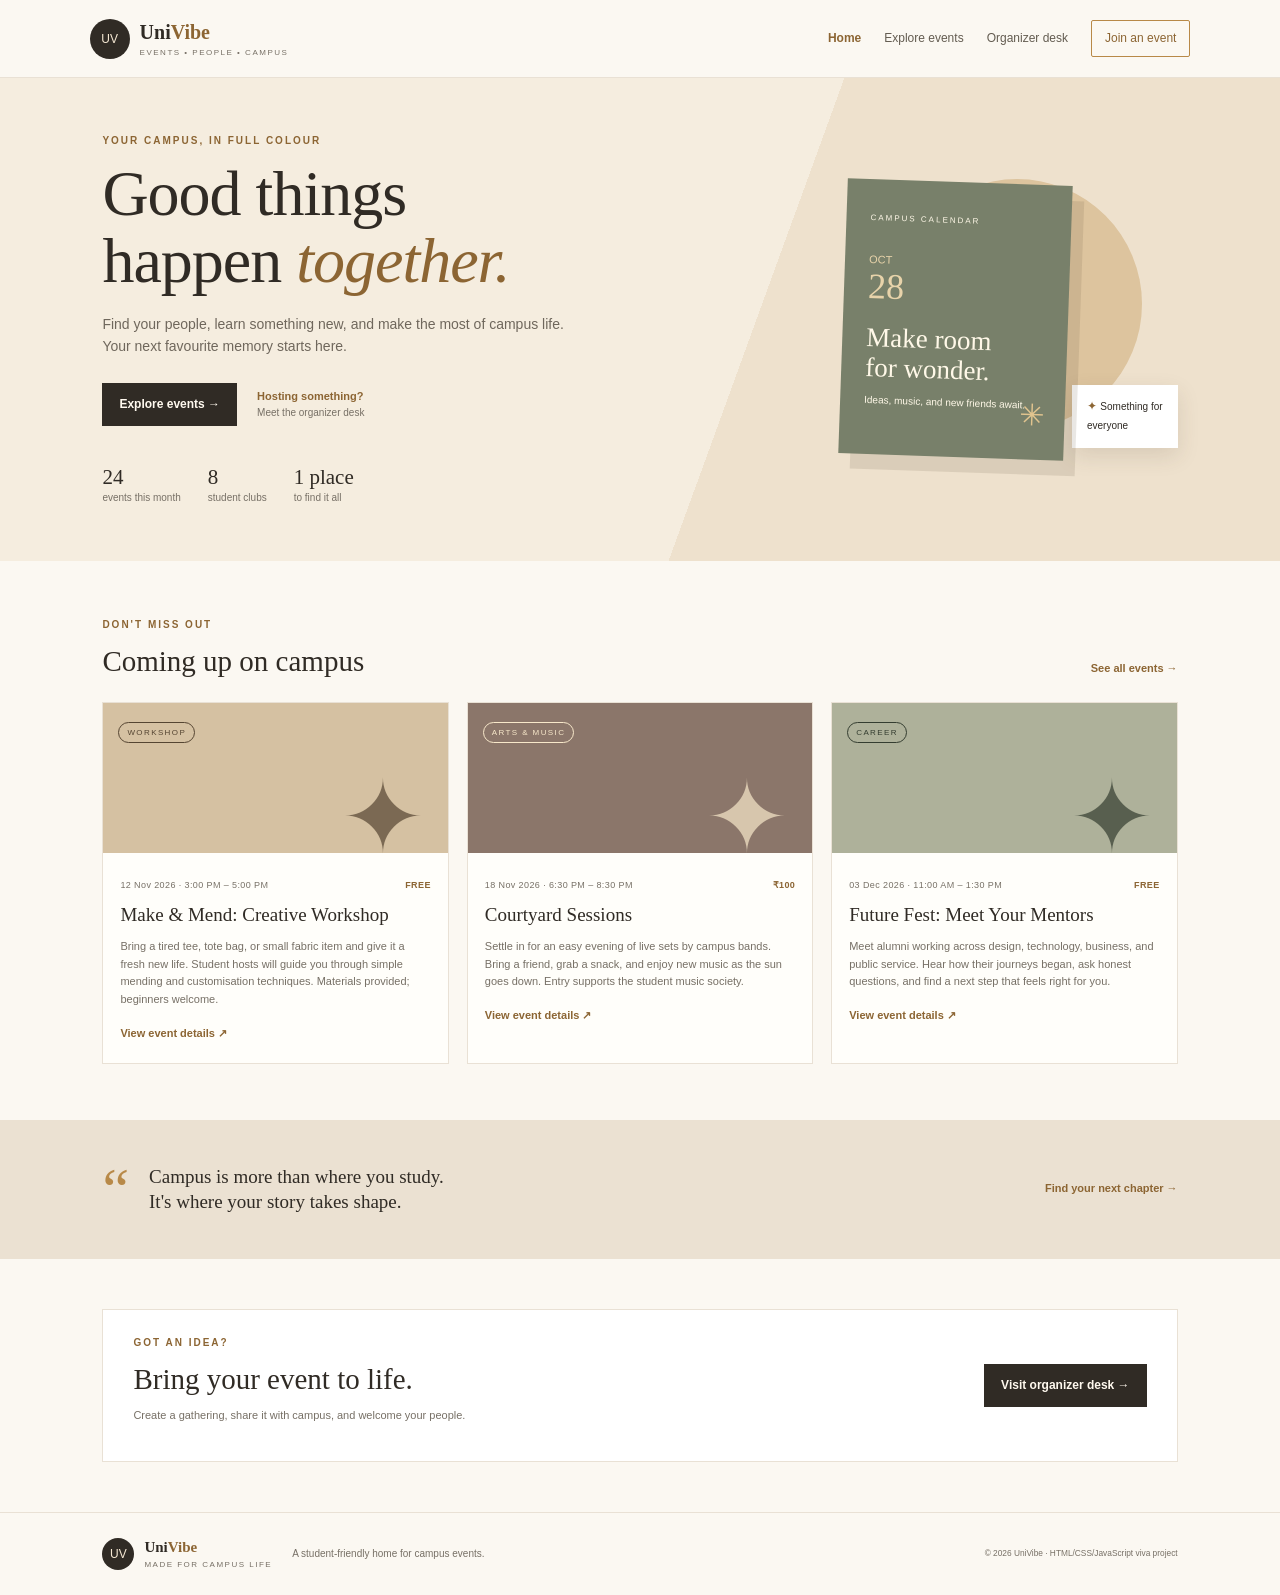
<file: index.html>
<!doctype html>
<html lang="en">
  <head>
    <meta charset="utf-8" />
    <meta name="viewport" content="width=device-width, initial-scale=1" />
    <title>UniVibe | Campus Events</title>
    <link rel="stylesheet" href="style.css" />
    <script src="script.js" defer></script>
  </head>
  <body>
    <header class="topbar">
      <a class="brand" href="index.html"
        ><span class="brand-mark">UV</span
        ><span
          >Uni<span class="gold">Vibe</span
          ><small>EVENTS • PEOPLE • CAMPUS</small></span
        ></a
      >
      <nav>
        <a class="active" href="index.html">Home</a
        ><a href="events.html">Explore events</a
        ><a href="manage.html">Organizer desk</a
        ><a class="nav-button" href="register.html">Join an event</a>
      </nav>
    </header>
    <main>
      <section class="hero">
        <div>
          <p class="eyebrow">YOUR CAMPUS, IN FULL COLOUR</p>
          <h1>Good things<br />happen <em>together.</em></h1>
          <p class="lead">
            Find your people, learn something new, and make the most of campus
            life. Your next favourite memory starts here.
          </p>
          <div class="actions">
            <a class="button" href="events.html">Explore events →</a
            ><a class="text-link" href="manage.html"
              >Hosting something?<span>Meet the organizer desk</span></a
            >
          </div>
          <div class="mini-stats">
            <div><b>24</b><span>events this month</span></div>
            <div><b>8</b><span>student clubs</span></div>
            <div><b>1 place</b><span>to find it all</span></div>
          </div>
        </div>
        <div class="hero-art">
          <div class="sun"></div>
          <div class="poster">
            <span class="poster-label">CAMPUS CALENDAR</span
            ><span class="poster-date">OCT<br /><b>28</b></span>
            <h2>Make room<br />for wonder.</h2>
            <p>Ideas, music, and new friends await.</p>
            <span class="poster-star">✳</span>
          </div>
          <div class="floating-note">
            ✦ <span>Something for<br />everyone</span>
          </div>
        </div>
      </section>
      <section class="section">
        <div class="section-heading">
          <div>
            <p class="eyebrow">DON'T MISS OUT</p>
            <h2>Coming up on campus</h2>
          </div>
          <a class="text-link" href="events.html">See all events →</a>
        </div>
        <div class="event-grid" id="featuredEvents">
          <article class="event-card">
            <div class="card-art art-one"><span>WORKSHOP</span><b>✦</b></div>
            <div class="card-body">
              <p class="event-meta">OCT 28 · 3:00 PM <span>FREE</span></p>
              <h3>Make &amp; Mend: Creative Workshop</h3>
              <p>Bring a tired tee or tote and leave with something new.</p>
              <a href="detail-workshop.html">View event details ↗</a>
            </div>
          </article>
          <article class="event-card">
            <div class="card-art art-two"><span>LIVE MUSIC</span><b>♫</b></div>
            <div class="card-body">
              <p class="event-meta">OCT 30 · 6:30 PM <span>₹100</span></p>
              <h3>Courtyard Sessions</h3>
              <p>An easy evening of student bands, snacks, and sunset.</p>
              <a href="detail-music.html">View event details ↗</a>
            </div>
          </article>
          <article class="event-card">
            <div class="card-art art-three"><span>CAREER</span><b>↗</b></div>
            <div class="card-body">
              <p class="event-meta">NOV 02 · 11:00 AM <span>FREE</span></p>
              <h3>Future Fest: Meet Your Mentors</h3>
              <p>Real conversations with alumni from many fields.</p>
              <a href="detail-career.html">View event details ↗</a>
            </div>
          </article>
        </div>
      </section>
      <section class="quote-band">
        <span>“</span>
        <p>
          Campus is more than where you study.<br />It's where your story takes
          shape.
        </p>
        <a href="register.html">Find your next chapter →</a>
      </section>
      <section class="organizer-cta">
        <div>
          <p class="eyebrow">GOT AN IDEA?</p>
          <h2>Bring your event to life.</h2>
          <p>
            Create a gathering, share it with campus, and welcome your people.
          </p>
        </div>
        <a class="button" href="manage.html">Visit organizer desk →</a>
      </section>
    </main>
    <footer>
      <a class="brand footer-brand" href="index.html"
        ><span class="brand-mark">UV</span
        ><span
          >Uni<span class="gold">Vibe</span
          ><small>MADE FOR CAMPUS LIFE</small></span
        ></a
      >
      <p>A student-friendly home for campus events.</p>
      <small>© 2026 UniVibe · HTML/CSS/JavaScript viva project</small>
    </footer>
  </body>
</html>
</file>
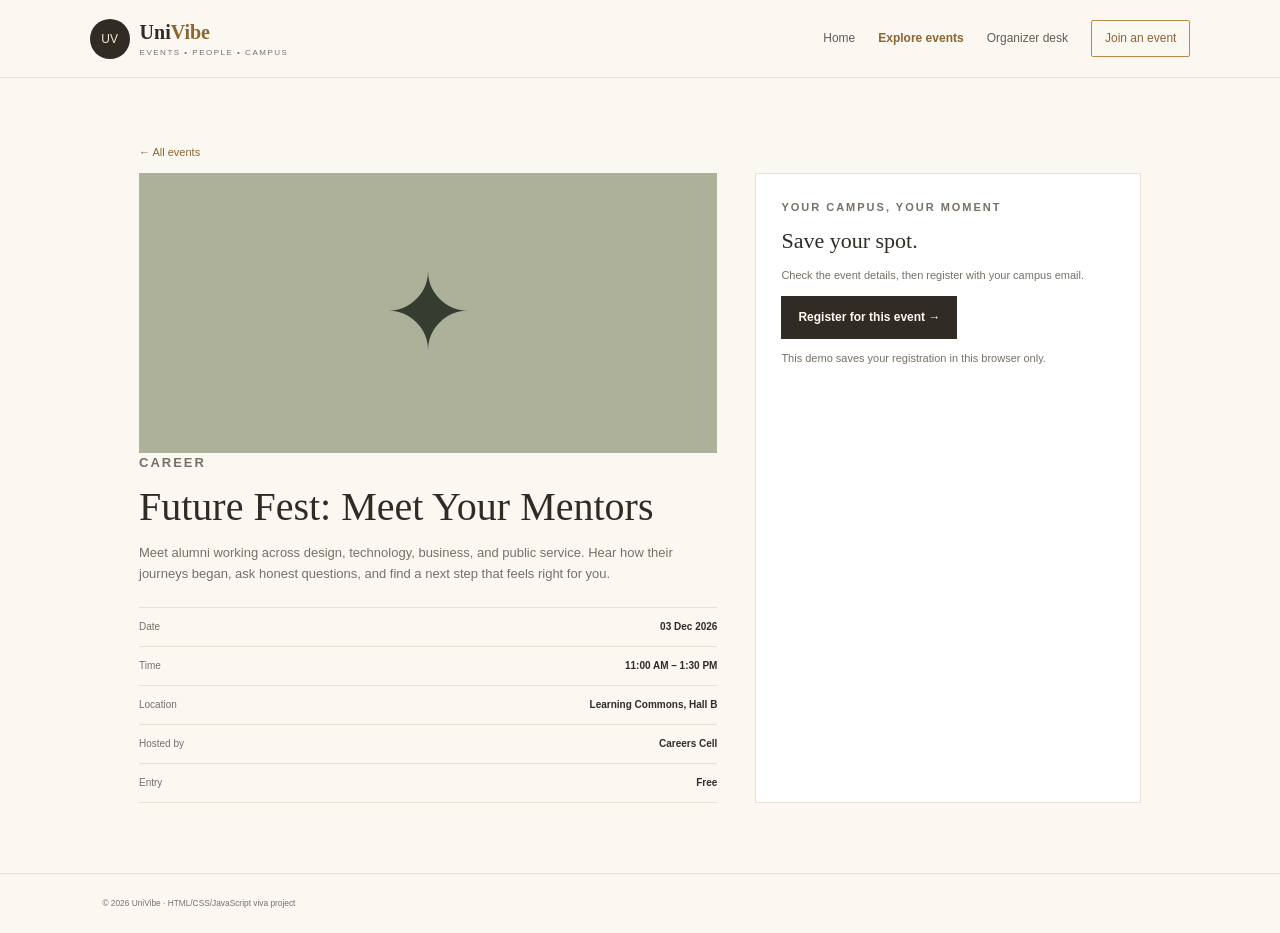
<file: detail-career.html>
<!doctype html>
<html lang="en">
  <head>
    <meta charset="utf-8" />
    <meta name="viewport" content="width=device-width, initial-scale=1" />
    <title>Future Fest: Meet Your Mentors | UniVibe</title>
    <link rel="stylesheet" href="style.css" />
    <script src="script.js" defer></script>
  </head>
  <body data-event-id="career">
    <header class="topbar">
      <a class="brand" href="index.html"
        ><span class="brand-mark">UV</span
        ><span
          >Uni<span class="gold">Vibe</span
          ><small>EVENTS • PEOPLE • CAMPUS</small></span
        ></a
      >
      <nav>
        <a href="index.html">Home</a
        ><a class="active" href="events.html">Explore events</a
        ><a href="manage.html">Organizer desk</a
        ><a class="nav-button" href="register.html">Join an event</a>
      </nav>
    </header>
    <main class="page-wrap">
      <p class="back-link"><a href="events.html">← All events</a></p>
      <div class="detail-layout" id="eventDetail">
        <section class="detail-content">
          <div class="detail-art art-three">↗</div>
          <p class="eyebrow">CAREER & COMMUNITY</p>
          <h1>Future Fest: Meet Your Mentors</h1>
          <p>
            Meet alumni working across design, technology, business, and public
            service. Hear how their journeys began, ask honest questions, and
            find a next step that feels right for you.
          </p>
          <div class="detail-facts">
            <div><span>Date</span><b>November 2, 2026</b></div>
            <div><span>Time</span><b>11:00 AM – 1:30 PM</b></div>
            <div><span>Location</span><b>Learning Commons, Hall B</b></div>
            <div><span>Hosted by</span><b>Careers Cell</b></div>
            <div><span>Entry</span><b>Free</b></div>
          </div>
        </section>
        <aside class="detail-box">
          <p class="eyebrow">YOUR CAMPUS, YOUR MOMENT</p>
          <h3>Save your spot.</h3>
          <p>
            Registration is quick. Bring your campus email and we’ll see you
            there.
          </p>
          <a class="button" href="register.html">Register for this event →</a>
          <p class="form-note">
            Sample event listing. Registration is a demonstration only.
          </p>
        </aside>
      </div>
    </main>
    <footer>
      <small>© 2026 UniVibe · HTML/CSS/JavaScript viva project</small>
    </footer>
  </body>
</html>
</file>
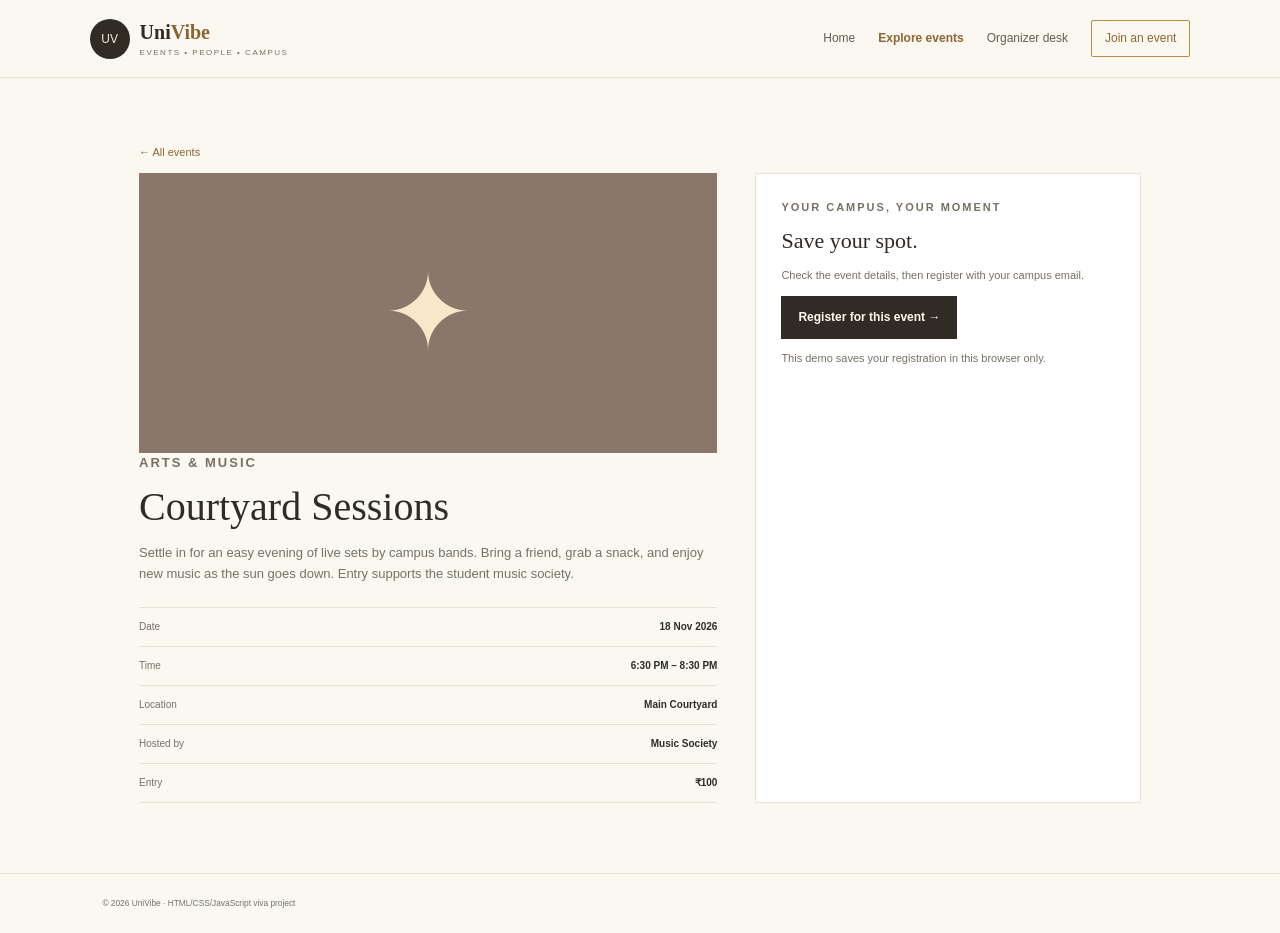
<file: detail-music.html>
<!doctype html>
<html lang="en">
  <head>
    <meta charset="utf-8" />
    <meta name="viewport" content="width=device-width, initial-scale=1" />
    <title>Courtyard Sessions | UniVibe</title>
    <link rel="stylesheet" href="style.css" />
    <script src="script.js" defer></script>
  </head>
  <body data-event-id="music">
    <header class="topbar">
      <a class="brand" href="index.html"
        ><span class="brand-mark">UV</span
        ><span
          >Uni<span class="gold">Vibe</span
          ><small>EVENTS • PEOPLE • CAMPUS</small></span
        ></a
      >
      <nav>
        <a href="index.html">Home</a
        ><a class="active" href="events.html">Explore events</a
        ><a href="manage.html">Organizer desk</a
        ><a class="nav-button" href="register.html">Join an event</a>
      </nav>
    </header>
    <main class="page-wrap">
      <p class="back-link"><a href="events.html">← All events</a></p>
      <div class="detail-layout" id="eventDetail">
        <section class="detail-content">
          <div class="detail-art art-two">♫</div>
          <p class="eyebrow">LIVE MUSIC</p>
          <h1>Courtyard Sessions</h1>
          <p>
            Settle in for an easy evening of live sets by campus bands. Bring a
            friend, grab a snack, and enjoy new music as the sun goes down.
            Entry supports the student music society.
          </p>
          <div class="detail-facts">
            <div><span>Date</span><b>October 30, 2026</b></div>
            <div><span>Time</span><b>6:30 PM – 8:30 PM</b></div>
            <div><span>Location</span><b>Main Courtyard</b></div>
            <div><span>Hosted by</span><b>Music Society</b></div>
            <div><span>Entry</span><b>₹100</b></div>
          </div>
        </section>
        <aside class="detail-box">
          <p class="eyebrow">YOUR CAMPUS, YOUR MOMENT</p>
          <h3>Save your spot.</h3>
          <p>
            Registration is quick. Bring your campus email and we’ll see you
            there.
          </p>
          <a class="button" href="register.html">Register for this event →</a>
          <p class="form-note">
            Sample event listing. Registration is a demonstration only.
          </p>
        </aside>
      </div>
    </main>
    <footer>
      <small>© 2026 UniVibe · HTML/CSS/JavaScript viva project</small>
    </footer>
  </body>
</html>
</file>
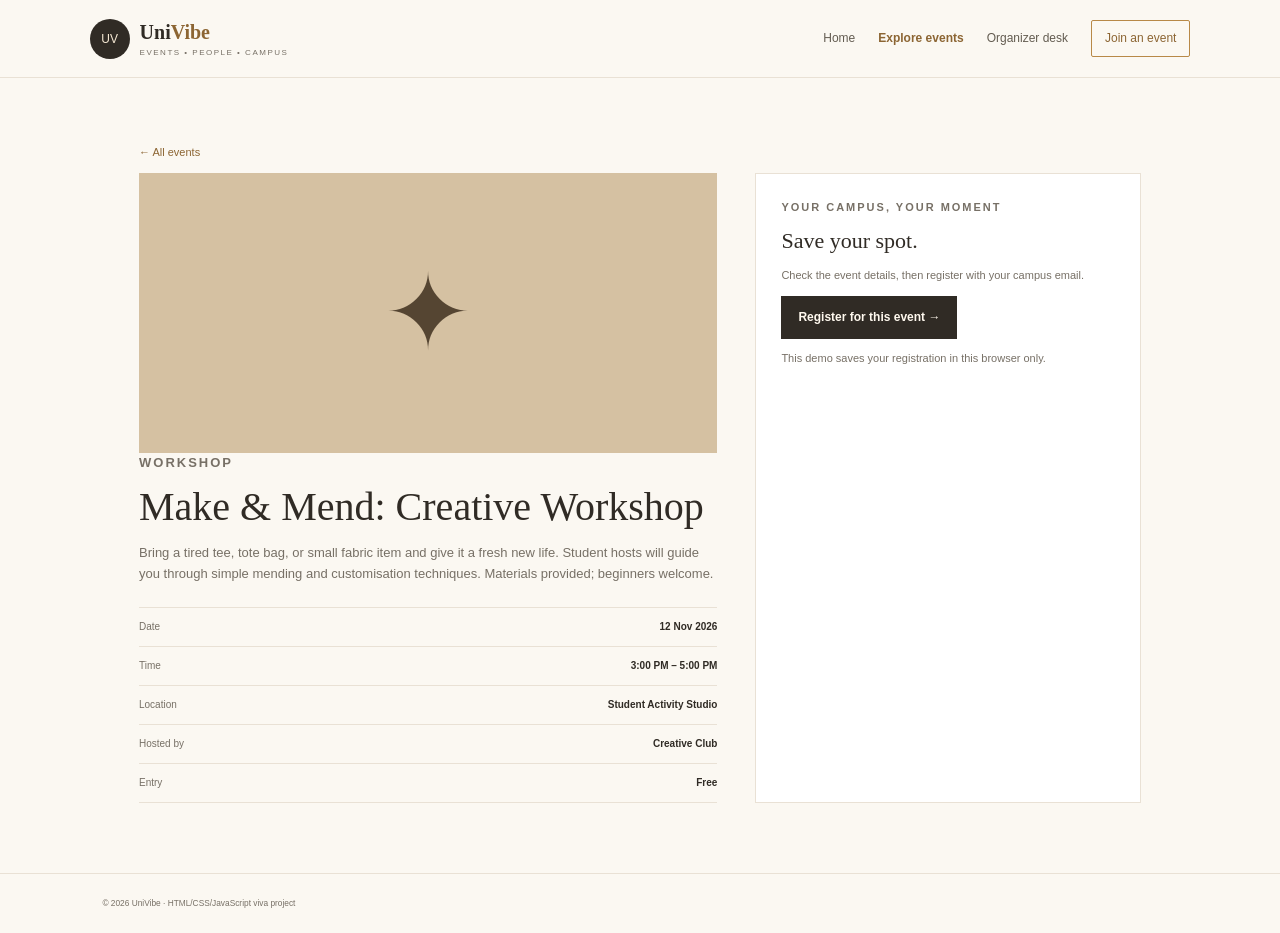
<file: detail-workshop.html>
<!doctype html>
<html lang="en">
  <head>
    <meta charset="utf-8" />
    <meta name="viewport" content="width=device-width, initial-scale=1" />
    <title>Make & Mend: Creative Workshop | UniVibe</title>
    <link rel="stylesheet" href="style.css" />
    <script src="script.js" defer></script>
  </head>
  <body data-event-id="workshop">
    <header class="topbar">
      <a class="brand" href="index.html"
        ><span class="brand-mark">UV</span
        ><span
          >Uni<span class="gold">Vibe</span
          ><small>EVENTS • PEOPLE • CAMPUS</small></span
        ></a
      >
      <nav>
        <a href="index.html">Home</a
        ><a class="active" href="events.html">Explore events</a
        ><a href="manage.html">Organizer desk</a
        ><a class="nav-button" href="register.html">Join an event</a>
      </nav>
    </header>
    <main class="page-wrap">
      <p class="back-link"><a href="events.html">← All events</a></p>
      <div class="detail-layout" id="eventDetail">
        <section class="detail-content">
          <div class="detail-art art-one">✦</div>
          <p class="eyebrow">CREATIVE WORKSHOP</p>
          <h1>Make & Mend: Creative Workshop</h1>
          <p>
            Bring a tired tee, tote bag, or small fabric item and give it a
            fresh new life. Student hosts will guide you through simple mending
            and customisation techniques. Materials provided; beginners welcome.
          </p>
          <div class="detail-facts">
            <div><span>Date</span><b>October 28, 2026</b></div>
            <div><span>Time</span><b>3:00 PM – 5:00 PM</b></div>
            <div><span>Location</span><b>Student Activity Studio</b></div>
            <div><span>Hosted by</span><b>Creative Club</b></div>
            <div><span>Entry</span><b>Free</b></div>
          </div>
        </section>
        <aside class="detail-box">
          <p class="eyebrow">YOUR CAMPUS, YOUR MOMENT</p>
          <h3>Save your spot.</h3>
          <p>
            Registration is quick. Bring your campus email and we’ll see you
            there.
          </p>
          <a class="button" href="register.html">Register for this event →</a>
          <p class="form-note">
            Sample event listing. Registration is a demonstration only.
          </p>
        </aside>
      </div>
    </main>
    <footer>
      <small>© 2026 UniVibe · HTML/CSS/JavaScript viva project</small>
    </footer>
  </body>
</html>
</file>
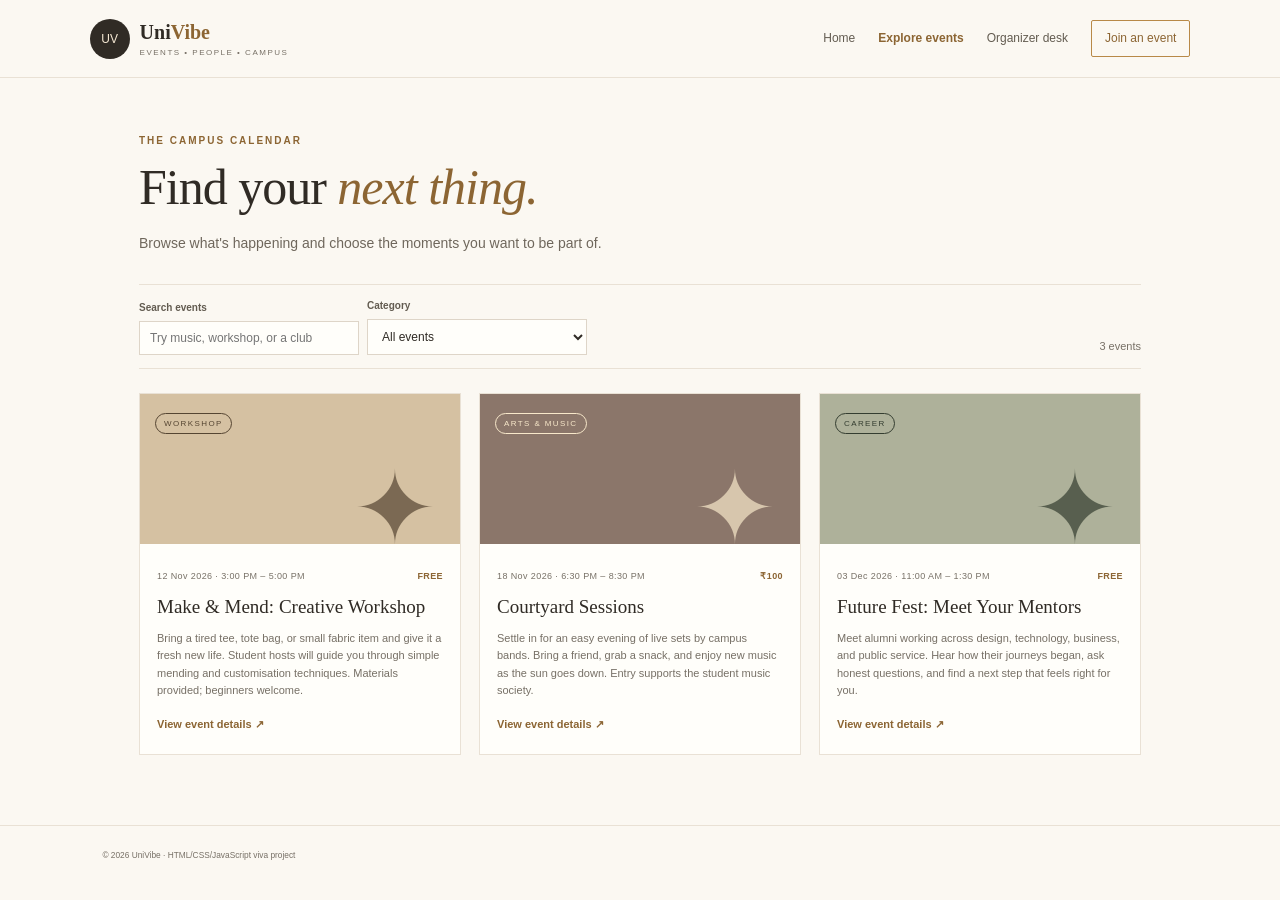
<file: events.html>
<!doctype html>
<html lang="en">
  <head>
    <meta charset="utf-8" />
    <meta name="viewport" content="width=device-width, initial-scale=1" />
    <title>Explore Events | UniVibe</title>
    <link rel="stylesheet" href="style.css" />
    <script src="script.js" defer></script>
  </head>
  <body>
    <header class="topbar">
      <a class="brand" href="index.html"
        ><span class="brand-mark">UV</span
        ><span
          >Uni<span class="gold">Vibe</span
          ><small>EVENTS • PEOPLE • CAMPUS</small></span
        ></a
      >
      <nav>
        <a href="index.html">Home</a
        ><a class="active" href="events.html">Explore events</a
        ><a href="manage.html">Organizer desk</a
        ><a class="nav-button" href="register.html">Join an event</a>
      </nav>
    </header>
    <main class="page-wrap">
      <p class="eyebrow">THE CAMPUS CALENDAR</p>
      <h1 class="page-title">Find your <em>next thing.</em></h1>
      <p class="lead page-lead">
        Browse what's happening and choose the moments you want to be part of.
      </p>
      <div class="filter-row">
        <label class="search-control"
          >Search events<input
            id="searchEvents"
            type="search"
            placeholder="Try music, workshop, or a club" /></label
        ><label class="search-control"
          >Category<select id="categoryFilter">
            <option value="all">All events</option>
            <option value="workshop">Workshop</option>
            <option value="arts & music">Arts &amp; music</option>
            <option value="career">Career</option>
            <option value="sports">Sports</option>
            <option value="other">Other</option>
          </select></label
        ><span id="resultCount" class="filter-note" aria-live="polite"></span>
      </div>
      <div id="eventGrid" class="event-grid" aria-live="polite"></div>
      <noscript
        ><p>
          Please enable JavaScript to search and filter event listings.
        </p></noscript
      >
    </main>
    <footer>
      <small>© 2026 UniVibe · HTML/CSS/JavaScript viva project</small>
    </footer>
  </body>
</html>
</file>
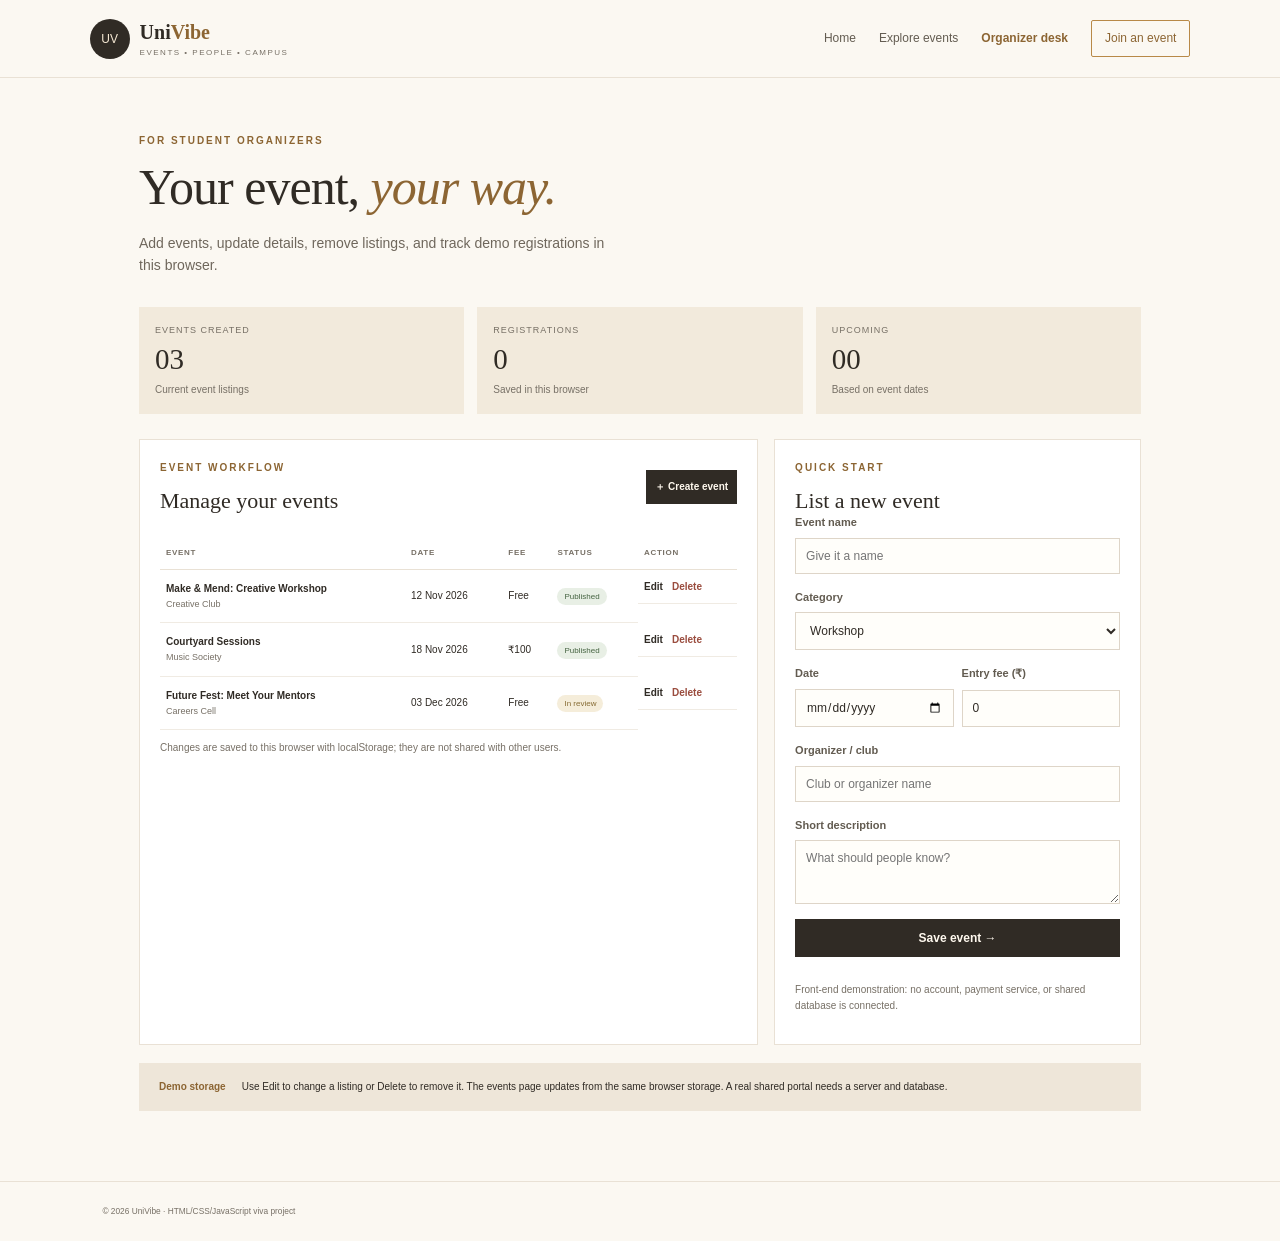
<file: manage.html>
<!doctype html>
<html lang="en">
  <head>
    <meta charset="utf-8" />
    <meta name="viewport" content="width=device-width, initial-scale=1" />
    <title>Organizer Desk | UniVibe</title>
    <link rel="stylesheet" href="style.css" />
    <script src="script.js" defer></script>
  </head>
  <body>
    <header class="topbar">
      <a class="brand" href="index.html"
        ><span class="brand-mark">UV</span
        ><span
          >Uni<span class="gold">Vibe</span
          ><small>EVENTS • PEOPLE • CAMPUS</small></span
        ></a
      >
      <nav>
        <a href="index.html">Home</a><a href="events.html">Explore events</a
        ><a class="active" href="manage.html">Organizer desk</a
        ><a class="nav-button" href="register.html">Join an event</a>
      </nav>
    </header>
    <main class="page-wrap">
      <p class="eyebrow">FOR STUDENT ORGANIZERS</p>
      <h1 class="page-title">Your event, <em>your way.</em></h1>
      <p class="lead page-lead">
        Add events, update details, remove listings, and track demo
        registrations in this browser.
      </p>
      <div class="dashboard-stats">
        <div>
          <small>EVENTS CREATED</small><b id="eventTotal">00</b
          ><span>Current event listings</span>
        </div>
        <div>
          <small>REGISTRATIONS</small><b id="registrationTotal">0</b
          ><span>Saved in this browser</span>
        </div>
        <div>
          <small>UPCOMING</small><b id="upcomingTotal">00</b
          ><span>Based on event dates</span>
        </div>
      </div>
      <div class="manage-layout">
        <section class="panel">
          <div class="panel-head">
            <div>
              <p class="eyebrow">EVENT WORKFLOW</p>
              <h2>Manage your events</h2>
            </div>
            <a href="#create" class="button small-button">＋ Create event</a>
          </div>
          <div class="table-wrap">
            <table>
              <thead>
                <tr>
                  <th>EVENT</th>
                  <th>DATE</th>
                  <th>FEE</th>
                  <th>STATUS</th>
                  <th>ACTION</th>
                </tr>
              </thead>
              <tbody id="manageEventRows"></tbody>
            </table>
          </div>
          <p class="form-note">
            Changes are saved to this browser with localStorage; they are not
            shared with other users.
          </p>
        </section>
        <section id="create" class="panel create-panel">
          <p class="eyebrow">QUICK START</p>
          <h2 id="eventFormTitle">List a new event</h2>
          <form id="eventForm">
            <input type="hidden" name="eventId" /><label
              >Event name<input
                name="title"
                required
                maxlength="90"
                placeholder="Give it a name" /></label
            ><label
              >Category<select name="category" required>
                <option value="Workshop">Workshop</option>
                <option value="Arts &amp; music">Arts &amp; music</option>
                <option value="Career">Career</option>
                <option value="Sports">Sports</option>
                <option value="Other">Other</option>
              </select></label
            >
            <div class="two-fields">
              <label>Date<input name="date" type="date" required /></label
              ><label
                >Entry fee (₹)<input
                  name="fee"
                  type="number"
                  min="0"
                  step="1"
                  value="0"
              /></label>
            </div>
            <label
              >Organizer / club<input
                name="host"
                maxlength="60"
                placeholder="Club or organizer name" /></label
            ><label
              >Short description<textarea
                name="description"
                rows="3"
                maxlength="400"
                placeholder="What should people know?"
              ></textarea></label
            ><button id="saveEventButton" class="button" type="submit">
              Save event →
            </button>
            <p class="form-note">
              Front-end demonstration: no account, payment service, or shared
              database is connected.
            </p>
          </form>
        </section>
      </div>
      <div class="notice">
        <b>Demo storage</b
        ><span
          >Use Edit to change a listing or Delete to remove it. The events page
          updates from the same browser storage. A real shared portal needs a
          server and database.</span
        >
      </div>
    </main>
    <footer>
      <small>© 2026 UniVibe · HTML/CSS/JavaScript viva project</small>
    </footer>
  </body>
</html>
</file>
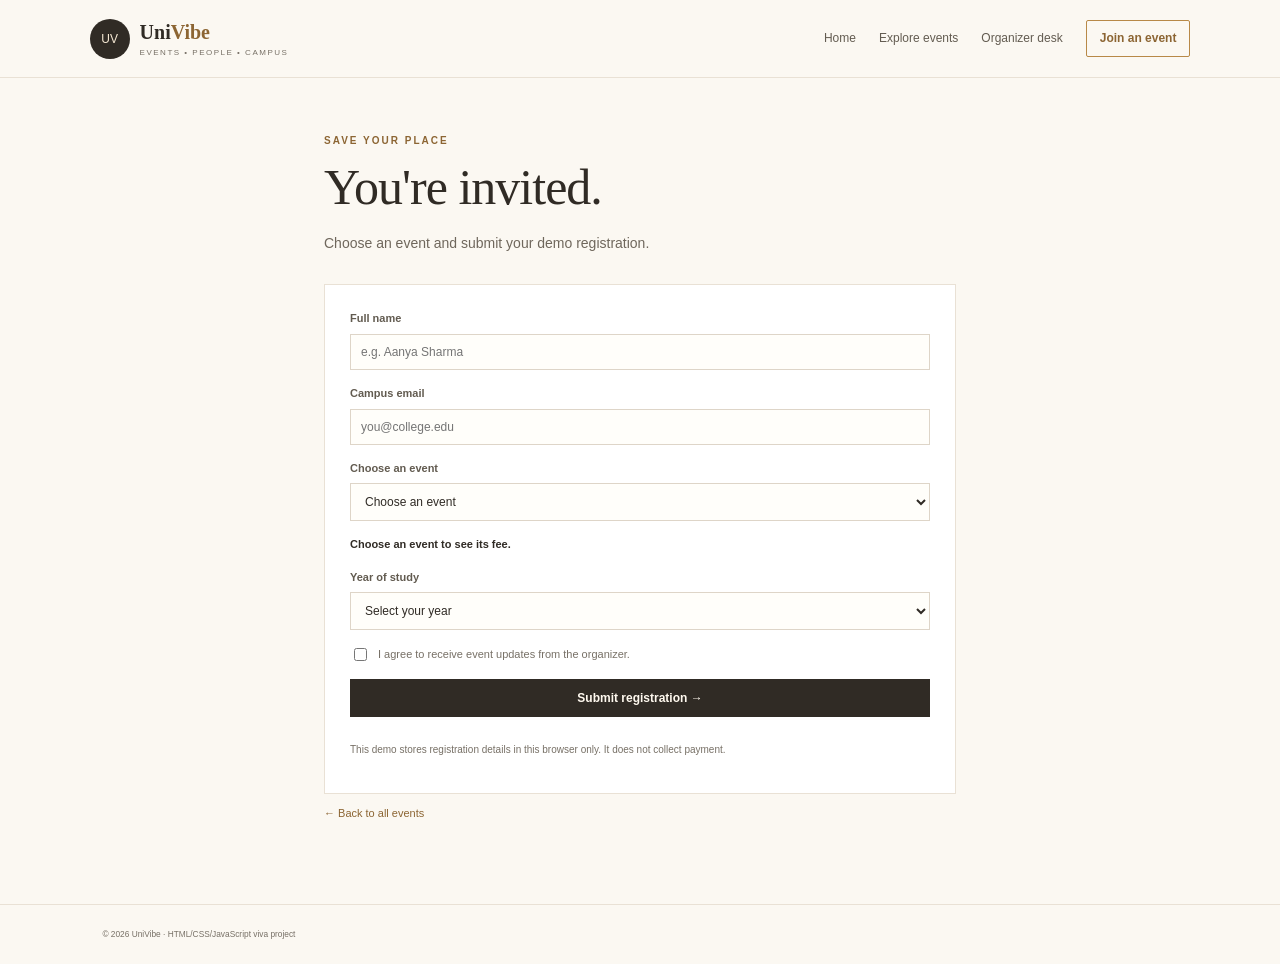
<file: register.html>
<!doctype html>
<html lang="en">
  <head>
    <meta charset="utf-8" />
    <meta name="viewport" content="width=device-width, initial-scale=1" />
    <title>Register | UniVibe</title>
    <link rel="stylesheet" href="style.css" />
    <script src="script.js" defer></script>
  </head>
  <body>
    <header class="topbar">
      <a class="brand" href="index.html"
        ><span class="brand-mark">UV</span
        ><span
          >Uni<span class="gold">Vibe</span
          ><small>EVENTS • PEOPLE • CAMPUS</small></span
        ></a
      >
      <nav>
        <a href="index.html">Home</a><a href="events.html">Explore events</a
        ><a href="manage.html">Organizer desk</a
        ><a class="nav-button active" href="register.html">Join an event</a>
      </nav>
    </header>
    <main class="page-wrap narrow">
      <p class="eyebrow">SAVE YOUR PLACE</p>
      <h1 class="page-title">You're invited.</h1>
      <p class="lead page-lead">
        Choose an event and submit your demo registration.
      </p>
      <form id="registrationForm" class="form-card">
        <label
          >Full name<input
            name="fullName"
            required
            type="text"
            maxlength="80"
            placeholder="e.g. Aanya Sharma" /></label
        ><label
          >Campus email<input
            name="email"
            required
            type="email"
            placeholder="you@college.edu" /></label
        ><label
          >Choose an event<select id="eventSelect" name="eventId" required>
            <option value="">Loading event list...</option>
          </select></label
        >
        <p id="selectedFee" class="fee-summary" aria-live="polite">
          Choose an event to see its fee.
        </p>
        <label
          >Year of study<select name="year" required>
            <option value="">Select your year</option>
            <option>First year</option>
            <option>Second year</option>
            <option>Third year</option>
            <option>Fourth year</option>
            <option>Postgraduate</option>
          </select></label
        ><label class="checkline"
          ><input name="updates" required type="checkbox" /> I agree to receive
          event updates from the organizer.</label
        ><button class="button" type="submit">Submit registration →</button>
        <p class="form-note">
          This demo stores registration details in this browser only. It does
          not collect payment.
        </p>
      </form>
      <p class="back-link"><a href="events.html">← Back to all events</a></p>
    </main>
    <footer>
      <small>© 2026 UniVibe · HTML/CSS/JavaScript viva project</small>
    </footer>
  </body>
</html>
</file>
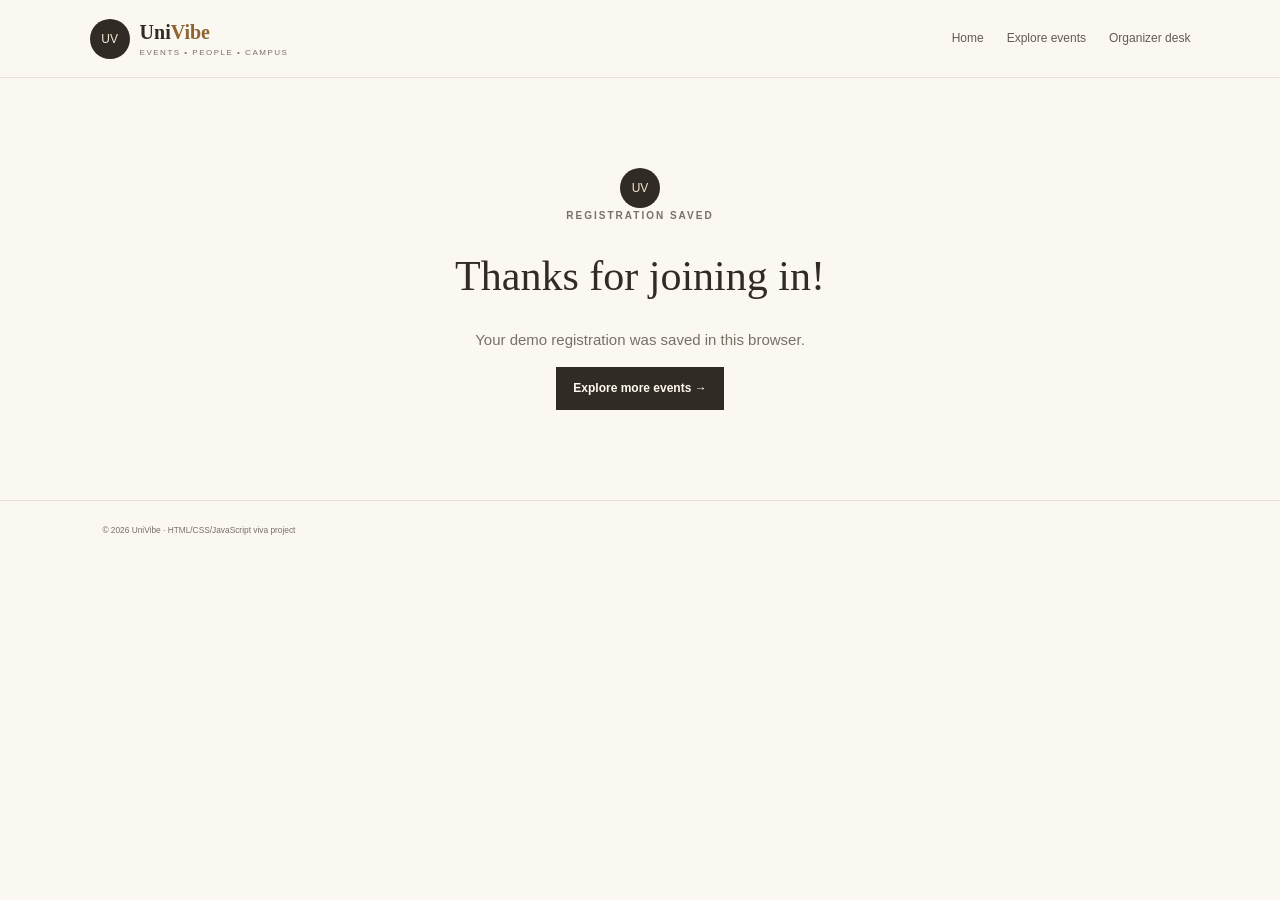
<file: thanks.html>
<!doctype html>
<html lang="en">
  <head>
    <meta charset="utf-8" />
    <meta name="viewport" content="width=device-width, initial-scale=1" />
    <title>Thank You | UniVibe</title>
    <link rel="stylesheet" href="style.css" />
    <script src="script.js" defer></script>
  </head>
  <body>
    <header class="topbar">
      <a class="brand" href="index.html"
        ><span class="brand-mark">UV</span
        ><span
          >Uni<span class="gold">Vibe</span
          ><small>EVENTS • PEOPLE • CAMPUS</small></span
        ></a
      >
      <nav>
        <a href="index.html">Home</a><a href="events.html">Explore events</a
        ><a href="manage.html">Organizer desk</a>
      </nav>
    </header>
    <main class="thanks">
      <span class="brand-mark">UV</span>
      <p class="eyebrow">REGISTRATION SAVED</p>
      <h1>Thanks for joining in!</h1>
      <p id="thanksMessage">
        Your demo registration was saved in this browser.
      </p>
      <a class="button" href="events.html">Explore more events →</a>
    </main>
    <footer>
      <small>© 2026 UniVibe · HTML/CSS/JavaScript viva project</small>
    </footer>
  </body>
</html>
</file>
<file: style.css>
/* Shared theme and layout rules for every CampusConnect page. */
:root {
    --ink: #302b25;
    --muted: #777066;
    --paper: #fbf8f2;
    --cream: #f2eadc;
    --sand: #e6d6bd;
    --gold: #b88948;
    --darkgold: #8c6533;
    --line: #e9e1d5;
    --white: #fffefa
}

* {
    box-sizing: border-box
}

body {
    margin: 0;
    background: var(--paper);
    color: var(--ink);
    font: 15px/1.6 Arial, sans-serif
}

a {
    color: inherit;
    text-decoration: none
}

a:hover {
    color: var(--darkgold)
}

.topbar {
    min-height: 78px;
    padding: 12px 7vw;
    display: flex;
    align-items: center;
    justify-content: space-between;
    background: #fbf8f2;
    border-bottom: 1px solid var(--line)
}

.brand {
    display: flex;
    align-items: center;
    gap: 10px;
    font: bold 20px Georgia, serif
}

.brand-mark {
    width: 40px;
    height: 40px;
    border-radius: 50%;
    display: grid;
    place-items: center;
    background: var(--ink);
    color: #f6e9d4;
    font: 12px Arial
}

.brand small {
    display: block;
    font: 8px Arial;
    letter-spacing: 1.5px;
    color: var(--muted);
    margin-top: 4px
}

.gold {
    color: var(--darkgold)
}

nav {
    display: flex;
    align-items: center;
    gap: 23px;
    font-size: 12px;
    color: #635c51
}

nav a.active {
    color: var(--darkgold);
    font-weight: bold
}

.nav-button,
.chip {
    border: 1px solid var(--gold);
    padding: 8px 13px;
    border-radius: 2px;
    color: var(--darkgold)
}

.hero {
    padding: 55px 8vw;
    display: grid;
    grid-template-columns: 1.1fr .9fr;
    gap: 7vw;
    align-items: center;
    min-height: 460px;
    background: linear-gradient(110deg, #f5eddf 0 58%, #eee1cd 58%)
}

.eyebrow {
    font-size: 10px;
    font-weight: bold;
    letter-spacing: 2px;
    color: var(--darkgold);
    margin: 0 0 12px
}

.hero h1,
.page-title {
    font: normal clamp(42px, 5vw, 64px)/1.04 Georgia, serif;
    margin: 0 0 19px;
    letter-spacing: -1px
}

.hero h1 em,
.page-title em {
    color: var(--darkgold)
}

.lead {
    max-width: 470px;
    color: #6f675c;
    font-size: 14px
}

.button {
    display: inline-block;
    background: var(--ink);
    color: #fff9ef;
    padding: 12px 17px;
    border: 0;
    font-size: 12px;
    font-weight: bold;
    cursor: pointer
}

.actions {
    display: flex;
    align-items: center;
    gap: 20px;
    margin-top: 25px
}

.text-link {
    font-size: 11px;
    font-weight: bold;
    color: var(--darkgold)
}

.text-link span {
    display: block;
    font-size: 10px;
    font-weight: normal;
    color: var(--muted)
}

.mini-stats {
    display: flex;
    gap: 27px;
    margin-top: 39px
}

.mini-stats div {
    display: grid
}

.mini-stats b {
    font: 21px Georgia
}

.mini-stats span {
    font-size: 10px;
    color: var(--muted)
}

.hero-art {
    height: 320px;
    display: grid;
    place-items: center;
    position: relative
}

.sun {
    position: absolute;
    width: 250px;
    height: 250px;
    border-radius: 50%;
    background: #ddc49e;
    right: 8%;
    top: 6%
}

.poster {
    z-index: 1;
    width: 225px;
    height: 275px;
    background: #78806a;
    color: #fff8e8;
    padding: 24px;
    transform: rotate(2deg);
    box-shadow: 12px 15px #5b4c3722
}

.poster-label {
    font-size: 8px;
    letter-spacing: 2px
}

.poster-date {
    display: block;
    margin-top: 26px;
    font-size: 11px;
    color: #e8d3aa;
    line-height: 1.1
}

.poster-date b {
    font: 36px Georgia
}

.poster h2 {
    font: 27px/1.1 Georgia;
    margin: 16px 0 10px
}

.poster p {
    font-size: 10px
}

.poster-star {
    position: absolute;
    right: 20px;
    bottom: 20px;
    font-size: 30px;
    color: #e1c48f
}

.floating-note {
    position: absolute;
    right: 0;
    bottom: 10%;
    background: white;
    padding: 12px 15px;
    box-shadow: 0 8px 22px #493e2d22;
    color: var(--darkgold);
    font-size: 12px
}

.floating-note span {
    color: var(--ink);
    font-size: 10px
}

.section {
    padding: 56px 8vw
}

.section-heading,
.organizer-cta,
.panel-head {
    display: flex;
    align-items: end;
    justify-content: space-between;
    margin-bottom: 24px
}

.section h2,
.organizer-cta h2,
.panel h2 {
    font: normal 29px Georgia;
    margin: 0
}

.event-grid {
    display: grid;
    grid-template-columns: repeat(3, 1fr);
    gap: 18px
}

.event-card {
    background: var(--white);
    border: 1px solid var(--line)
}

.card-art {
    height: 150px;
    padding: 15px;
    position: relative;
    overflow: hidden
}

.card-art span {
    font-size: 8px;
    letter-spacing: 1.4px;
    border: 1px solid currentColor;
    border-radius: 20px;
    padding: 5px 8px;
    position: relative;
    z-index: 1
}

.card-art b {
    position: absolute;
    right: 23px;
    bottom: -23px;
    font: 100px Georgia;
    opacity: .7
}

.art-one {
    background: #d5c1a2;
    color: #554532
}

.art-two {
    background: #8b766a;
    color: #f8e8ca
}

.art-three {
    background: #aeb19a;
    color: #343d30
}

.card-body {
    padding: 16px 17px 19px
}

.event-meta {
    font-size: 9px;
    letter-spacing: .4px;
    color: var(--muted);
    display: flex;
    justify-content: space-between
}

.event-meta span {
    color: var(--darkgold);
    font-weight: bold
}

.card-body h3 {
    font: 19px/1.2 Georgia;
    margin: 12px 0 7px
}

.card-body>p:not(.event-meta) {
    font-size: 11px;
    color: var(--muted);
    min-height: 35px
}

.card-body>a {
    font-size: 11px;
    color: var(--darkgold);
    font-weight: bold
}

.quote-band {
    background: #ebe1d2;
    padding: 25px 8vw;
    display: flex;
    align-items: center;
    gap: 20px
}

.quote-band>span {
    font: 60px Georgia;
    color: var(--gold)
}

.quote-band p {
    font: 19px/1.35 Georgia;
    flex: 1
}

.quote-band a {
    font-size: 11px;
    color: var(--darkgold);
    font-weight: bold
}

.organizer-cta {
    margin: 50px 8vw;
    border: 1px solid var(--line);
    background: white;
    padding: 25px 30px;
    align-items: center
}

.organizer-cta p:not(.eyebrow) {
    font-size: 11px;
    color: var(--muted)
}

footer {
    padding: 23px 8vw;
    border-top: 1px solid var(--line);
    display: flex;
    align-items: center;
    gap: 20px;
    color: var(--muted);
    font-size: 10px
}

footer>p {
    flex: 1
}

.footer-brand {
    font-size: 15px;
    color: var(--ink)
}

.footer-brand .brand-mark {
    width: 32px;
    height: 32px
}

.page-wrap {
    max-width: 1050px;
    margin: auto;
    padding: 55px 24px 70px;
    min-height: 70vh
}

.page-title {
    font-size: 50px
}

.page-lead {
    margin: 0 0 30px
}

.filter-row {
    display: flex;
    align-items: center;
    gap: 8px;
    border-block: 1px solid var(--line);
    padding: 13px 0;
    margin-bottom: 24px
}

.filter-label,
.filter-note {
    font-size: 10px;
    color: var(--muted)
}

.filter-note {
    margin-left: auto
}

.chip {
    border-color: var(--line);
    border-radius: 20px;
    padding: 5px 10px;
    font-size: 10px
}

.chip.selected {
    background: var(--ink);
    color: white
}

.narrow {
    max-width: 680px
}

.form-card,
.panel,
.detail-box {
    background: white;
    border: 1px solid var(--line);
    padding: 25px
}

.form-card,
.create-panel form {
    display: grid;
    gap: 15px
}

.form-card label,
.create-panel label {
    display: grid;
    gap: 6px;
    font-size: 11px;
    font-weight: bold;
    color: #625b50
}

.form-card input,
.form-card select,
.create-panel input,
.create-panel select,
.create-panel textarea {
    width: 100%;
    border: 1px solid #ded5c8;
    background: #fffefa;
    padding: 10px;
    font: 12px Arial;
    color: var(--ink)
}

.checkline {
    display: flex !important;
    align-items: center;
    gap: 8px !important;
    font-weight: normal !important;
    color: var(--muted) !important
}

.checkline input {
    width: auto
}

.form-note {
    font-size: 10px;
    color: var(--muted)
}

.form-card .button {
    width: 100%
}

.back-link {
    font-size: 11px;
    color: var(--darkgold)
}

.dashboard-stats {
    display: grid;
    grid-template-columns: repeat(3, 1fr);
    gap: 13px;
    margin: 25px 0
}

.dashboard-stats>div {
    background: var(--cream);
    padding: 16px;
    display: grid
}

.dashboard-stats small {
    font-size: 9px;
    letter-spacing: 1px;
    color: var(--muted)
}

.dashboard-stats b {
    font: 29px Georgia;
    margin: 6px 0
}

.dashboard-stats span {
    font-size: 10px;
    color: var(--muted)
}

.manage-layout {
    display: grid;
    grid-template-columns: 1.35fr .8fr;
    gap: 16px
}

.panel {
    padding: 20px
}

.panel-head {
    align-items: center
}

.panel h2 {
    font-size: 22px
}

.small-button {
    font-size: 10px;
    padding: 9px
}

.table-wrap {
    overflow: auto
}

table {
    border-collapse: collapse;
    width: 100%;
    font-size: 10px
}

th {
    text-align: left;
    padding: 9px 6px;
    border-bottom: 1px solid var(--line);
    font-size: 8px;
    letter-spacing: .7px;
    color: var(--muted)
}

td {
    padding: 11px 6px;
    border-bottom: 1px solid #f0ebe3;
    white-space: nowrap
}

td:first-child {
    white-space: normal
}

td b,
td small {
    display: block
}

td small {
    color: var(--muted);
    font-size: 9px
}

.status {
    border-radius: 18px;
    padding: 4px 7px;
    font-size: 8px
}

.published {
    background: #e8efe5;
    color: #466442
}

.review {
    background: #f5edda;
    color: #866b33
}

.two-fields {
    display: grid;
    grid-template-columns: 1fr 1fr;
    gap: 8px
}

.notice {
    background: #eee6d9;
    padding: 16px 20px;
    display: flex;
    gap: 16px;
    margin-top: 18px;
    font-size: 10px
}

.notice b {
    white-space: nowrap;
    color: var(--darkgold)
}

.detail-layout {
    display: grid;
    grid-template-columns: 1.2fr .8fr;
    gap: 38px
}

.detail-art {
    height: 280px;
    display: grid;
    place-items: center;
    font: 105px Georgia
}

.detail-content h1 {
    font: 40px/1.1 Georgia;
    margin: 0 0 14px
}

.detail-content>p {
    color: var(--muted);
    font-size: 13px
}

.detail-facts {
    border-top: 1px solid var(--line);
    margin-top: 22px
}

.detail-facts div {
    display: flex;
    justify-content: space-between;
    border-bottom: 1px solid var(--line);
    padding: 11px 0;
    font-size: 10px
}

.detail-facts span {
    color: var(--muted)
}

.detail-box h3 {
    font: 22px Georgia;
    margin: 4px 0 13px
}

.detail-box p {
    font-size: 11px;
    color: var(--muted)
}

.thanks {
    text-align: center;
    padding: 90px 20px
}

.thanks .brand-mark {
    margin: auto
}

.thanks h1 {
    font: 42px Georgia
}

.thanks p {
    color: var(--muted)
}

/* Responsive rules stack columns on tablets and phones. */
@media(max-width:780px){
 
    .topbar {
        flex-wrap: wrap;
        gap: 12px;
        padding: 14px 5vw
    }

    nav {
        gap: 12px;
        flex-wrap: wrap
    }

    .hero {
        grid-template-columns: 1fr;
        background: linear-gradient(180deg, #f5eddf 0 60%, #eee1cd 60%);
        padding: 45px 7vw 30px
    }

    .hero-art {
        height: 300px
    }

    .event-grid {
        grid-template-columns: repeat(2, 1fr)
    }

    .manage-layout,
    .detail-layout {
        grid-template-columns: 1fr
    }

    .detail-art {
        height: 230px
    }

    .page-wrap {
        padding-top: 40px
    }
}

@media(max-width:540px) {
    .topbar {
        justify-content: center
    }

    nav {
        justify-content: center;
        font-size: 10px
    }

    .hero h1 {
        font-size: 46px
    }

    .mini-stats {
        gap: 14px
    }

    .event-grid {
        grid-template-columns: 1fr
    }

    .section {
        padding: 40px 6vw
    }

    .filter-row {
        flex-wrap: wrap
    }

    .filter-note {
        width: 100%;
        margin: 0
    }

    .dashboard-stats {
        gap: 6px
    }

    .dashboard-stats>div {
        padding: 10px
    }

    .dashboard-stats b {
        font-size: 23px
    }

    .organizer-cta {
        margin: 30px 6vw;
        align-items: start;
        flex-direction: column;
        padding: 20px
    }

    .quote-band {
        padding: 23px 6vw;
        flex-wrap: wrap
    }

    .quote-band p {
        font-size: 16px
    }

    footer {
        flex-wrap: wrap;
        padding: 20px 6vw
    }

    footer>p {
        flex-basis: 100%;
        margin: 0
    }

    .page-title {
        font-size: 42px
    }

    .panel,
    .form-card {
        padding: 17px
    }

    .notice {
        display: grid;
        gap: 6px
    }

    .panel-head {
        align-items: start
    }
}

/* Basic interactive controls used by script.js. */
.search-control {
    display: grid;
    gap: 5px;
    font-size: 10px;
    font-weight: bold;
    color: #625b50;
    min-width: 220px
}

.search-control input,
.search-control select {
    width: 100%;
    border: 1px solid #ded5c8;
    background: #fffefa;
    padding: 9px 10px;
    font: 12px Arial, sans-serif;
    color: var(--ink)
}

.search-control input:focus,
.search-control select:focus {
    outline: 1px solid var(--gold)
}

.filter-row {
    align-items: end
}

.filter-note {
    font-size: 11px
}

.fee-summary {
    margin: 0;
    color: var(--gold-dark);
    font-size: 11px;
    font-weight: bold
}

.empty-state {
    grid-column: 1/-1;
    padding: 24px;
    background: #f2eadc;
    color: #6f675c;
    font-size: 13px
}

.action-cell {
    display: flex;
    gap: 9px
}

.link-button {
    padding: 0;
    border: 0;
    background: none;
    color: var(--gold-dark);
    font: 600 10px Arial, sans-serif;
    cursor: pointer
}

.delete-link {
    color: #9a4c3e
}

.link-button:hover {
    text-decoration: underline
}

.manage-layout .panel {
    min-width: 0
}

@media(max-width:780px) {
    .search-control {
        min-width: 180px;
        flex: 1
    }

    .filter-note {
        margin-left: 0
    }
}

@media(max-width:540px) {
    .filter-row {
        align-items: stretch
    }

    .search-control {
        min-width: 100%
    }

    .action-cell {
        gap: 7px
    }
}
</file>
